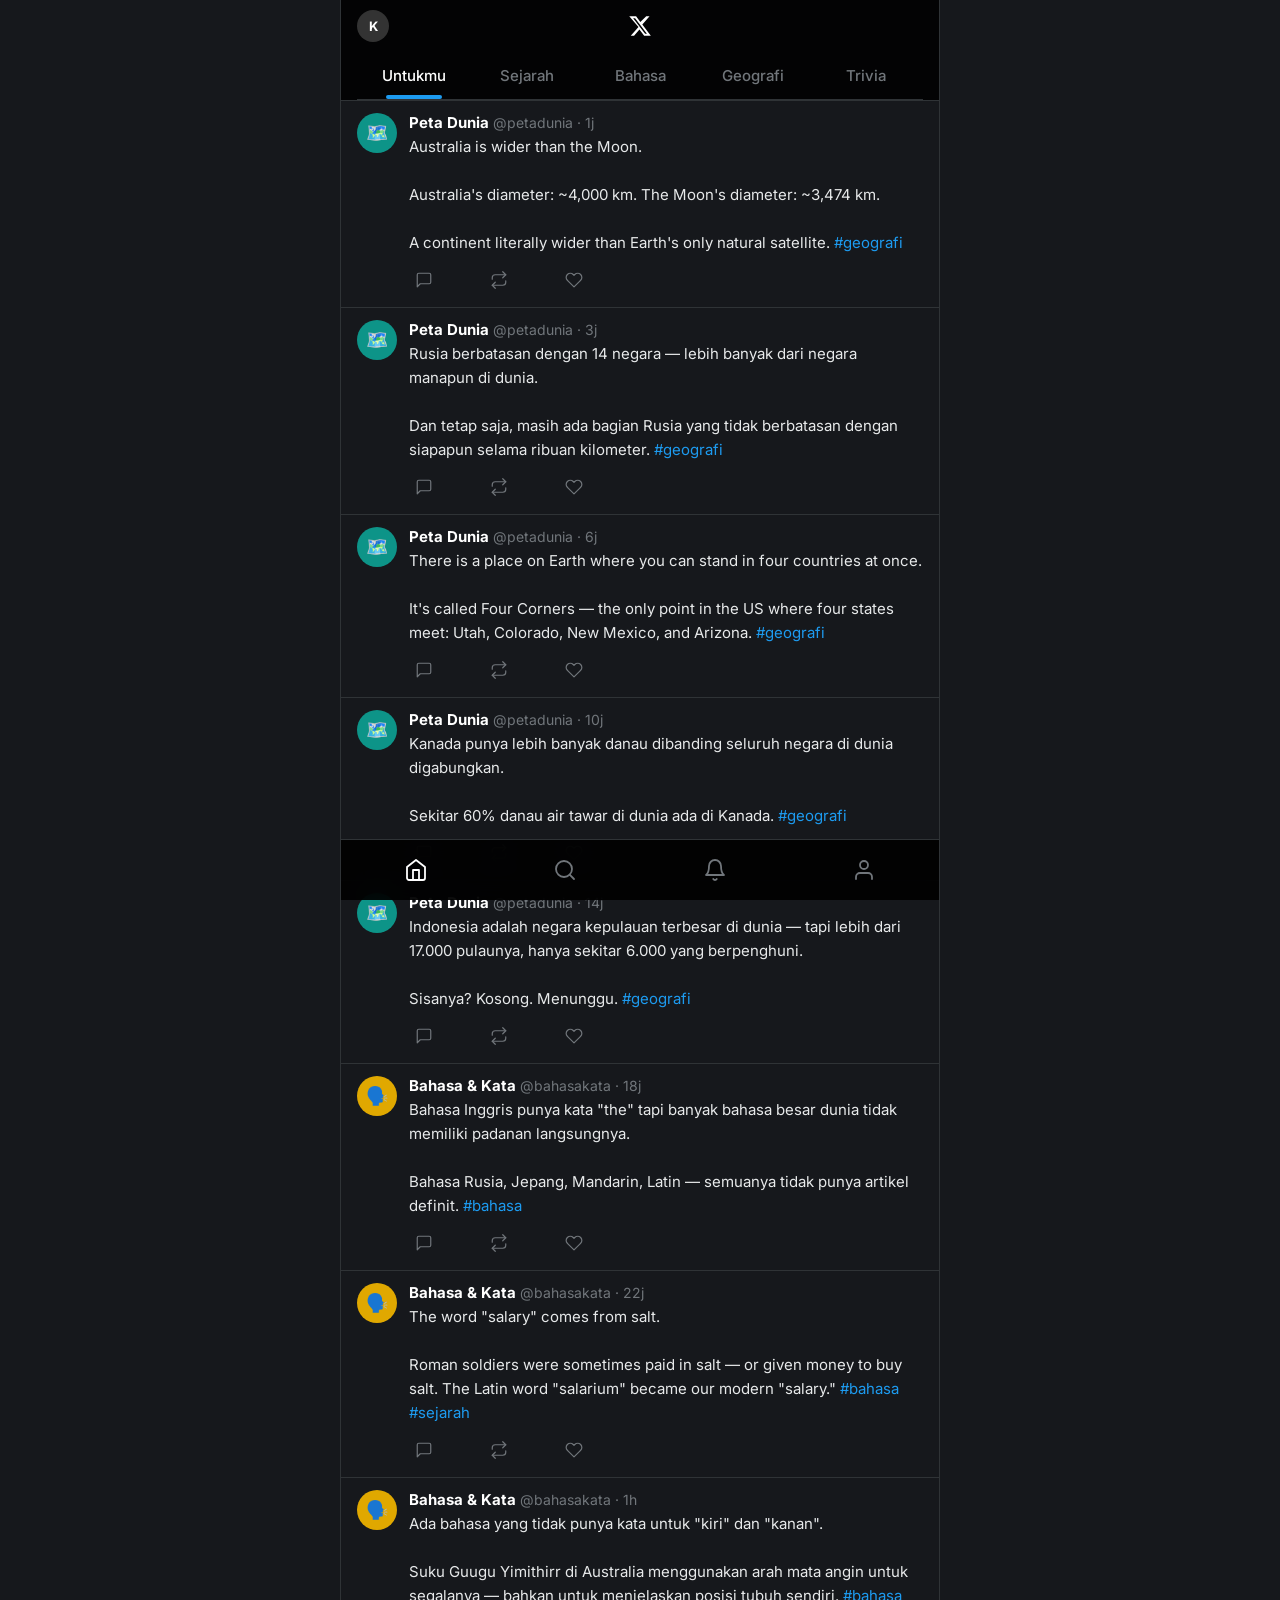
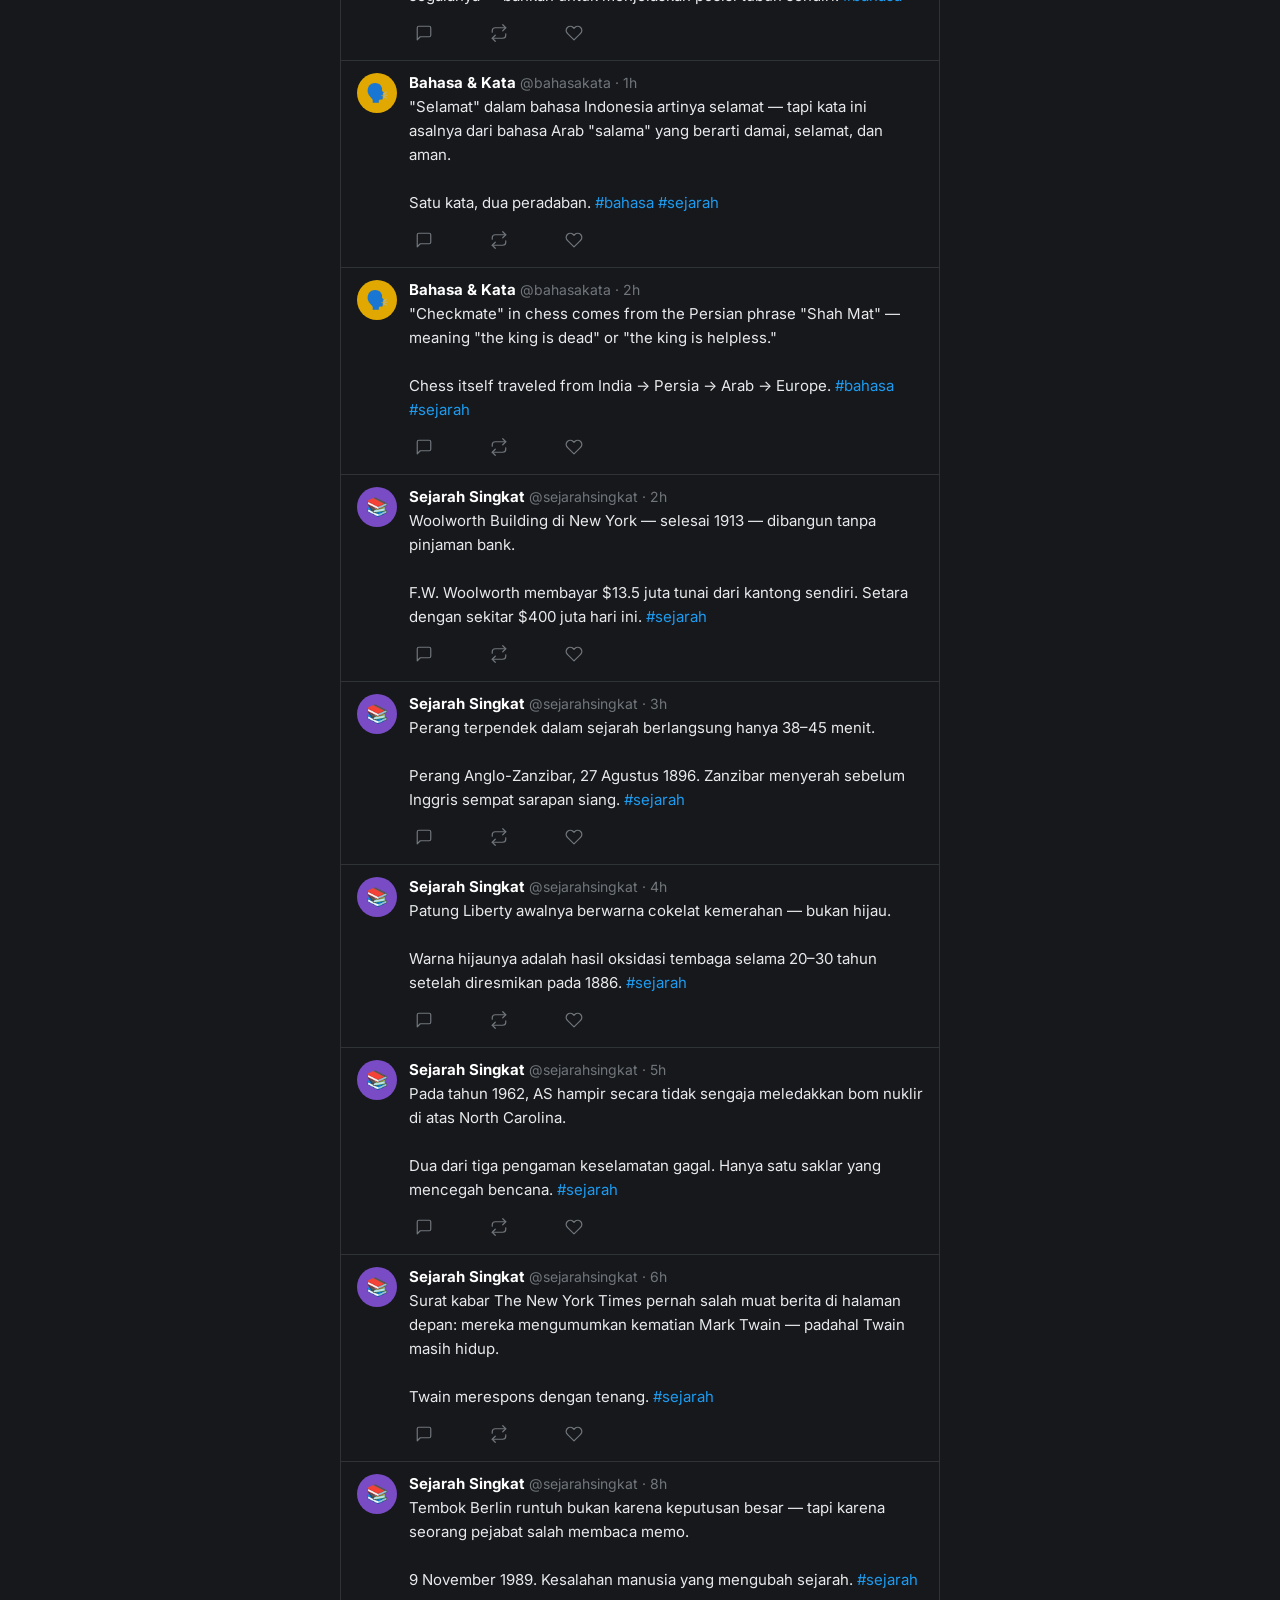
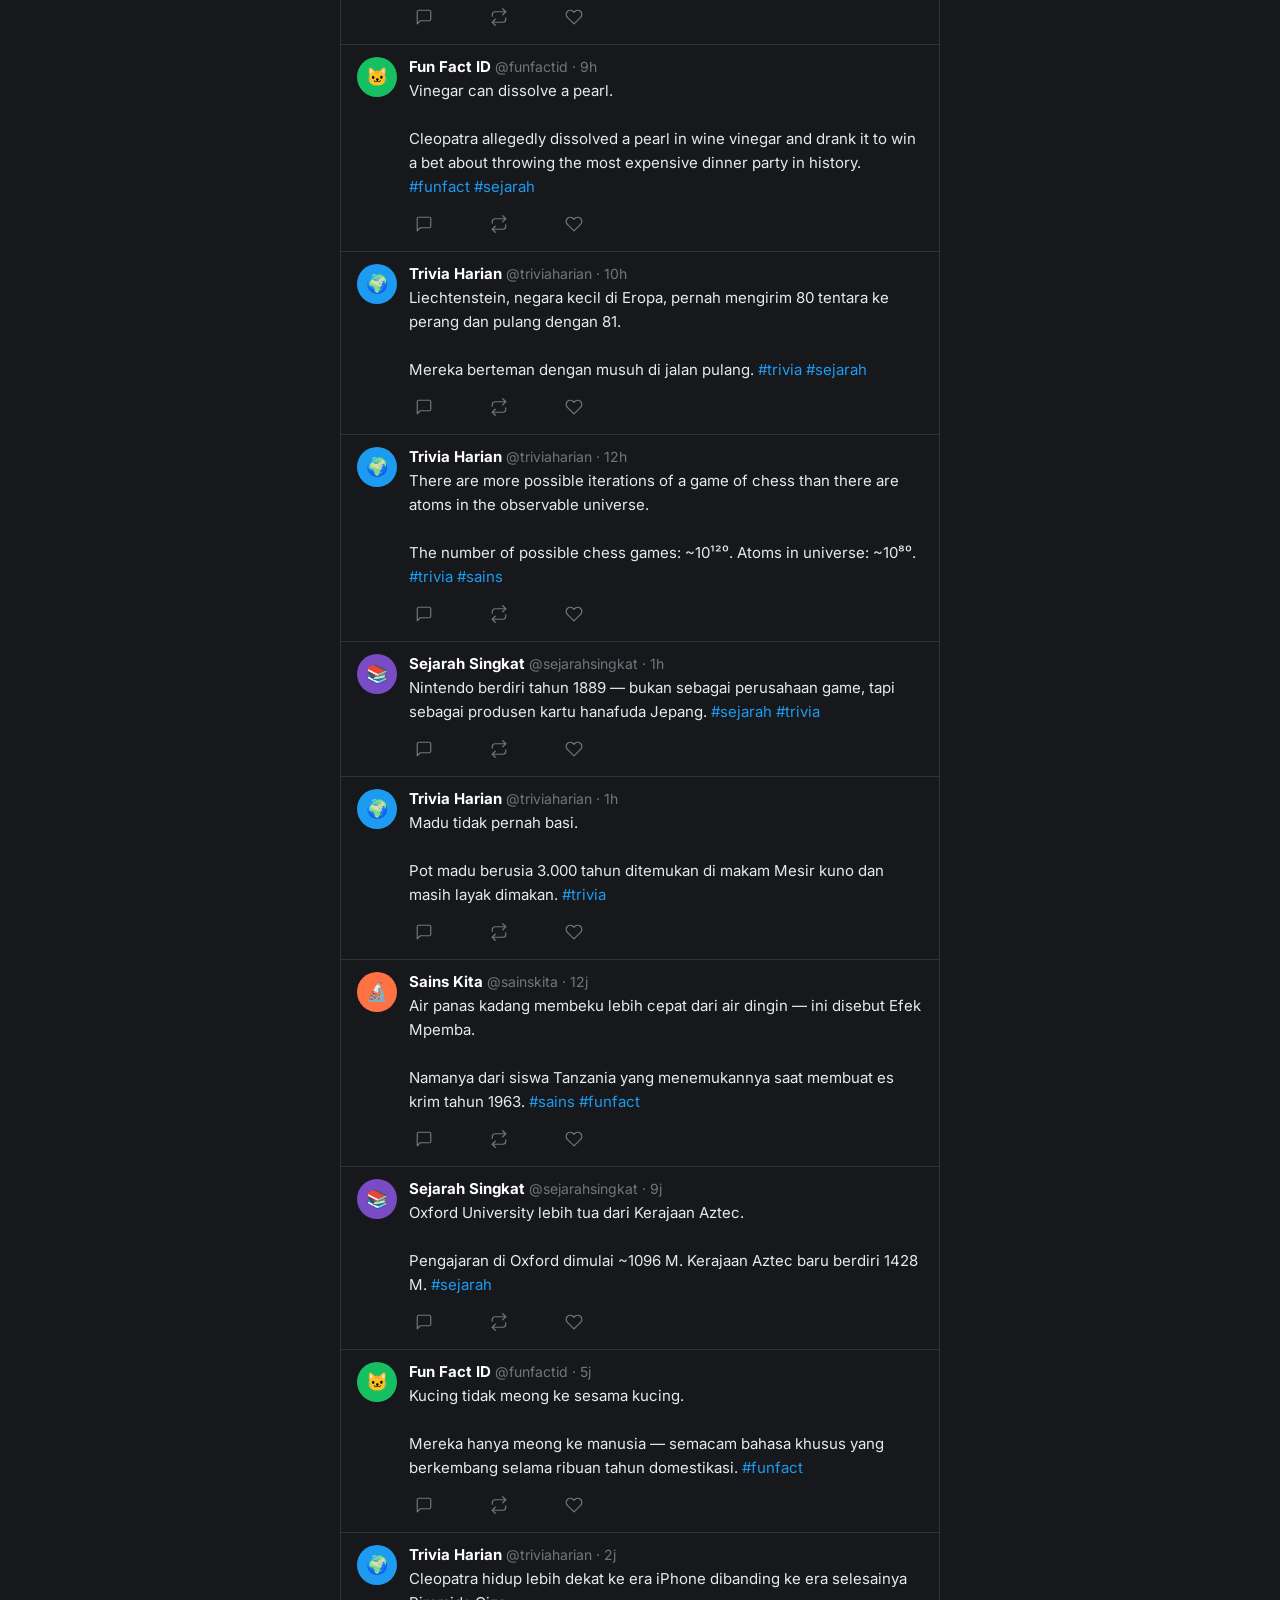
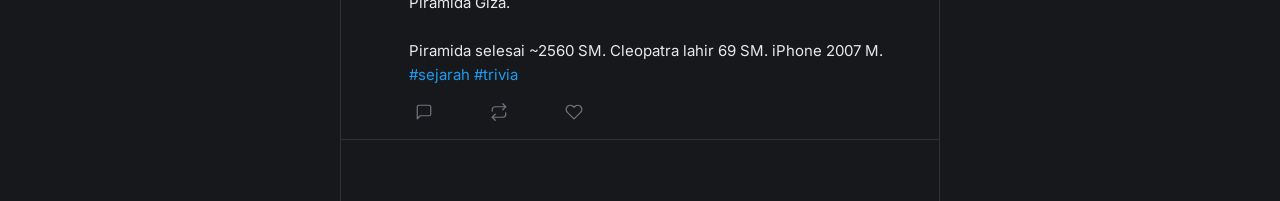
<file: tw1tt3r/index.html>
<!DOCTYPE html>
<html lang="id">
<head>
  <meta charset="UTF-8" />
  <meta name="viewport" content="width=device-width, initial-scale=1.0, maximum-scale=1.0" />
  <title>baca.</title>
  <link rel="preconnect" href="https://fonts.googleapis.com" />
  <link href="https://fonts.googleapis.com/css2?family=Inter:wght@400;500;700&display=swap" rel="stylesheet" />
  <link rel="stylesheet" href="css/style.css" />
</head>
<body>

<div class="layout">

  <!-- TOP BAR -->
  <header class="topbar">
    <div class="topbar-inner">
      <div class="topbar-avatar">K</div>
      <svg class="topbar-logo" viewBox="0 0 24 24">
        <path d="M18.244 2.25h3.308l-7.227 8.26 8.502 11.24H16.17l-4.714-6.231-5.401 6.231H2.747l7.73-8.835L1.254 2.25H8.08l4.26 5.632L18.244 2.25zm-1.161 17.52h1.833L7.084 4.126H5.117z"/>
      </svg>
    </div>

    <!-- TABS -->
    <div class="tabs">
      <div class="tab active" data-tab="all">Untukmu</div>
      <div class="tab" data-tab="sejarah">Sejarah</div>
      <div class="tab" data-tab="bahasa">Bahasa</div>
      <div class="tab" data-tab="geografi">Geografi</div>
      <div class="tab" data-tab="trivia">Trivia</div>
    </div>
  </header>

  <!-- FEED -->
  <main class="feed" id="feed"></main>
  <p class="empty" id="empty">Belum ada konten di kategori ini.</p>

  <!-- BOTTOM NAV -->
  <nav class="bottom-nav">
    <div class="nav-btn active">
      <svg viewBox="0 0 24 24"><path d="M3 9l9-7 9 7v11a2 2 0 01-2 2H5a2 2 0 01-2-2z"/><polyline points="9 22 9 12 15 12 15 22"/></svg>
    </div>
    <div class="nav-btn">
      <svg viewBox="0 0 24 24"><circle cx="11" cy="11" r="8"/><line x1="21" y1="21" x2="16.65" y2="16.65"/></svg>
    </div>
    <div class="nav-btn">
      <svg viewBox="0 0 24 24"><path d="M18 8A6 6 0 006 8c0 7-3 9-3 9h18s-3-2-3-9"/><path d="M13.73 21a2 2 0 01-3.46 0"/></svg>
    </div>
    <div class="nav-btn">
      <svg viewBox="0 0 24 24"><path d="M20 21v-2a4 4 0 00-4-4H8a4 4 0 00-4 4v2"/><circle cx="12" cy="7" r="4"/></svg>
    </div>
  </nav>

</div>

<!-- posts.js harus di atas app.js -->
<script src="js/posts.js"></script>
<script src="js/app.js"></script>

</body>
</html>
</file>
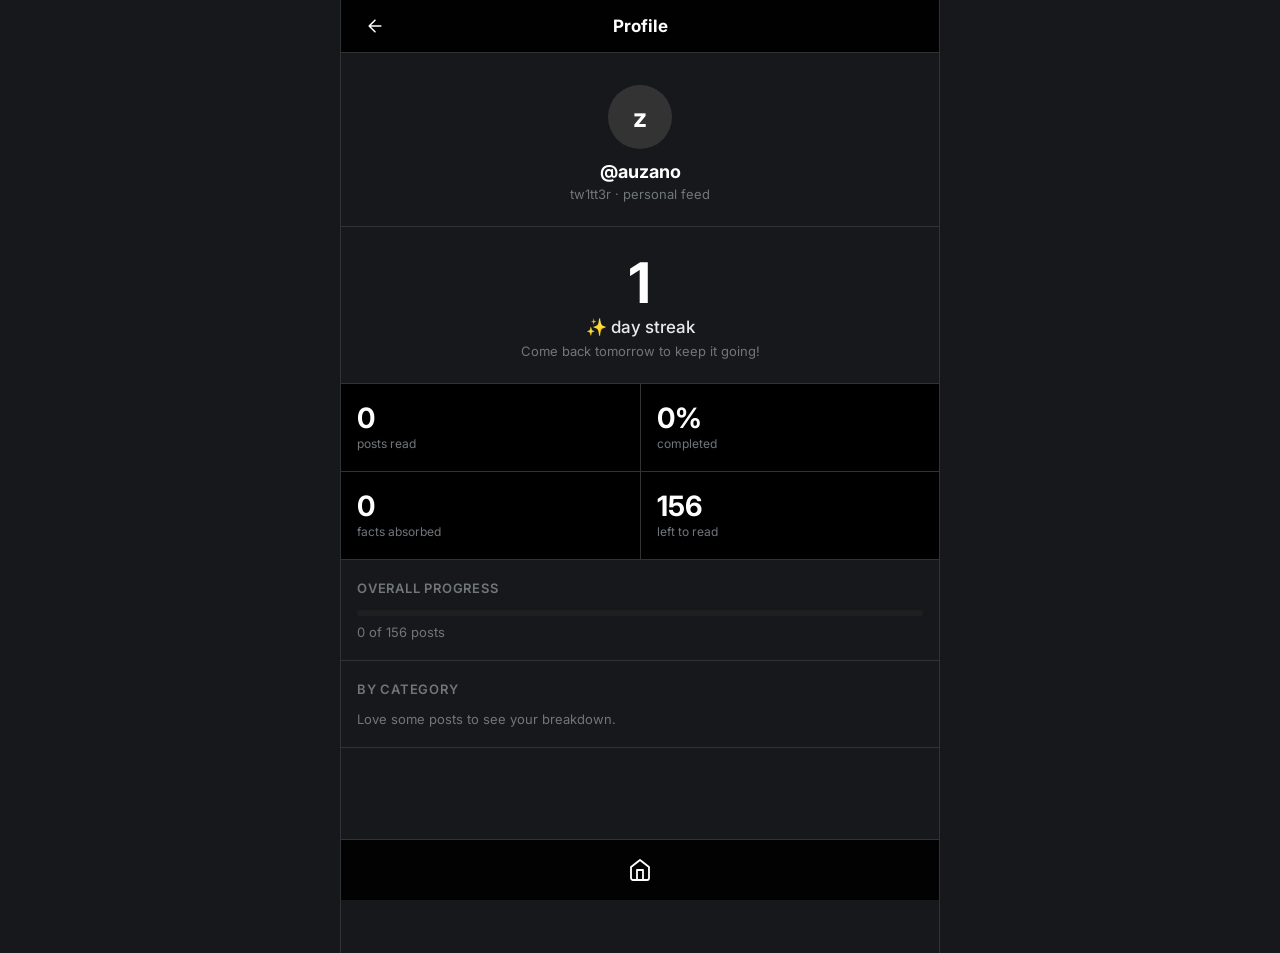
<file: stats.html>
<!DOCTYPE html>
<html lang="en">
<head>
  <meta charset="UTF-8" />
  <link rel="icon" type="image/svg+xml" href="favicon.svg" />
  <meta name="viewport" content="width=device-width, initial-scale=1.0, maximum-scale=1.0" />
  <title>Profile · tw1tt3r</title>
  <link rel="preconnect" href="https://fonts.googleapis.com" />
  <link href="https://fonts.googleapis.com/css2?family=Inter:wght@400;500;700&display=swap" rel="stylesheet" />
  <link rel="stylesheet" href="css/style.css" />
</head>
<body>

  <header class="topbar">
    <div class="topbar-inner">
      <button id="back-btn" class="back-btn" aria-label="Back">
        <svg viewBox="0 0 24 24" fill="none" stroke="currentColor" stroke-width="1.8" stroke-linecap="round" stroke-linejoin="round">
          <path d="M19 12H5M12 5l-7 7 7 7"/>
        </svg>
      </button>
      <span class="topbar-title">Profile</span>
    </div>
  </header>

  <div class="layout">
    <main class="stats-page" id="stats-page"></main>

    <nav class="bottom-nav bottom-nav-single">
      <div class="nav-btn active" onclick="history.back()">
        <svg viewBox="0 0 24 24"><path d="M3 9l9-7 9 7v11a2 2 0 01-2 2H5a2 2 0 01-2-2z"/><polyline points="9 22 9 12 15 12 15 22"/></svg>
      </div>
    </nav>
  </div>

<script src="js/posts.js?v=13"></script>
<script src="js/stats.js?v=13"></script>

</body>
</html>
</file>
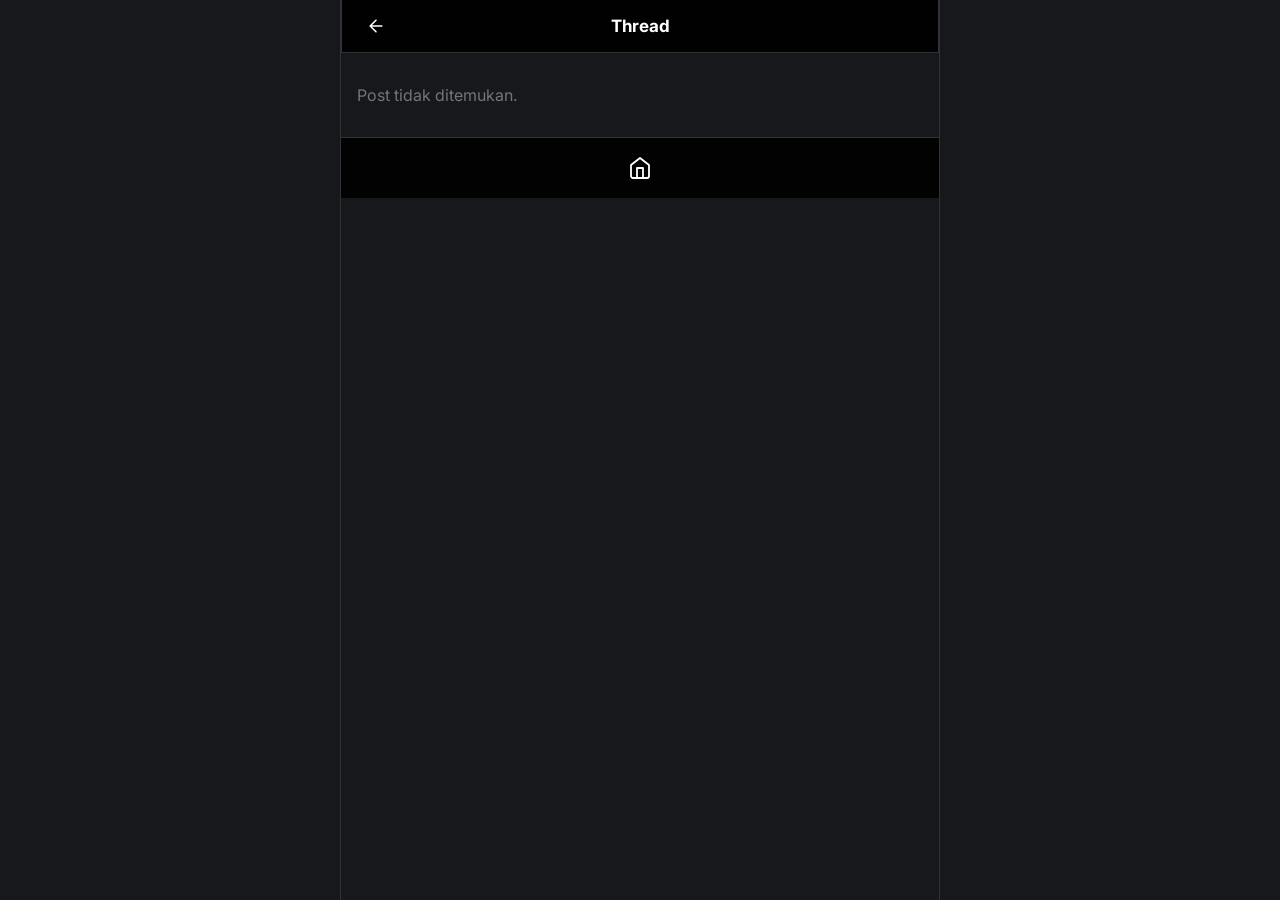
<file: thread.html>
<!DOCTYPE html>
<html lang="id">
<head>
  <meta charset="UTF-8" />
  <link rel="icon" type="image/svg+xml" href="favicon.svg" />
  <meta name="viewport" content="width=device-width, initial-scale=1.0, maximum-scale=1.0" />
  <title>Thread · tw1tt3r</title>
  <link rel="preconnect" href="https://fonts.googleapis.com" />
  <link href="https://fonts.googleapis.com/css2?family=Inter:wght@400;500;700&display=swap" rel="stylesheet" />
  <link rel="stylesheet" href="css/style.css" />
</head>
<body>

<div class="layout">

  <!-- TOP BAR -->
  <header class="topbar">
    <div class="topbar-inner">
      <button id="back-btn" class="back-btn" aria-label="Kembali">
        <svg viewBox="0 0 24 24" fill="none" stroke="currentColor" stroke-width="1.8" stroke-linecap="round" stroke-linejoin="round">
          <path d="M19 12H5M12 5l-7 7 7 7"/>
        </svg>
      </button>
      <span class="topbar-title">Thread</span>
    </div>
  </header>

  <!-- THREAD FEED -->
  <main id="thread-feed"></main>

  <!-- BOTTOM NAV -->
  <nav class="bottom-nav bottom-nav-single">
    <div class="nav-btn active" onclick="history.back()">
      <svg viewBox="0 0 24 24"><path d="M3 9l9-7 9 7v11a2 2 0 01-2 2H5a2 2 0 01-2-2z"/><polyline points="9 22 9 12 15 12 15 22"/></svg>
    </div>
  </nav>

</div>

<script src="js/posts.js?v=13"></script>
<script src="js/thread.js?v=13"></script>

</body>
</html>
</file>
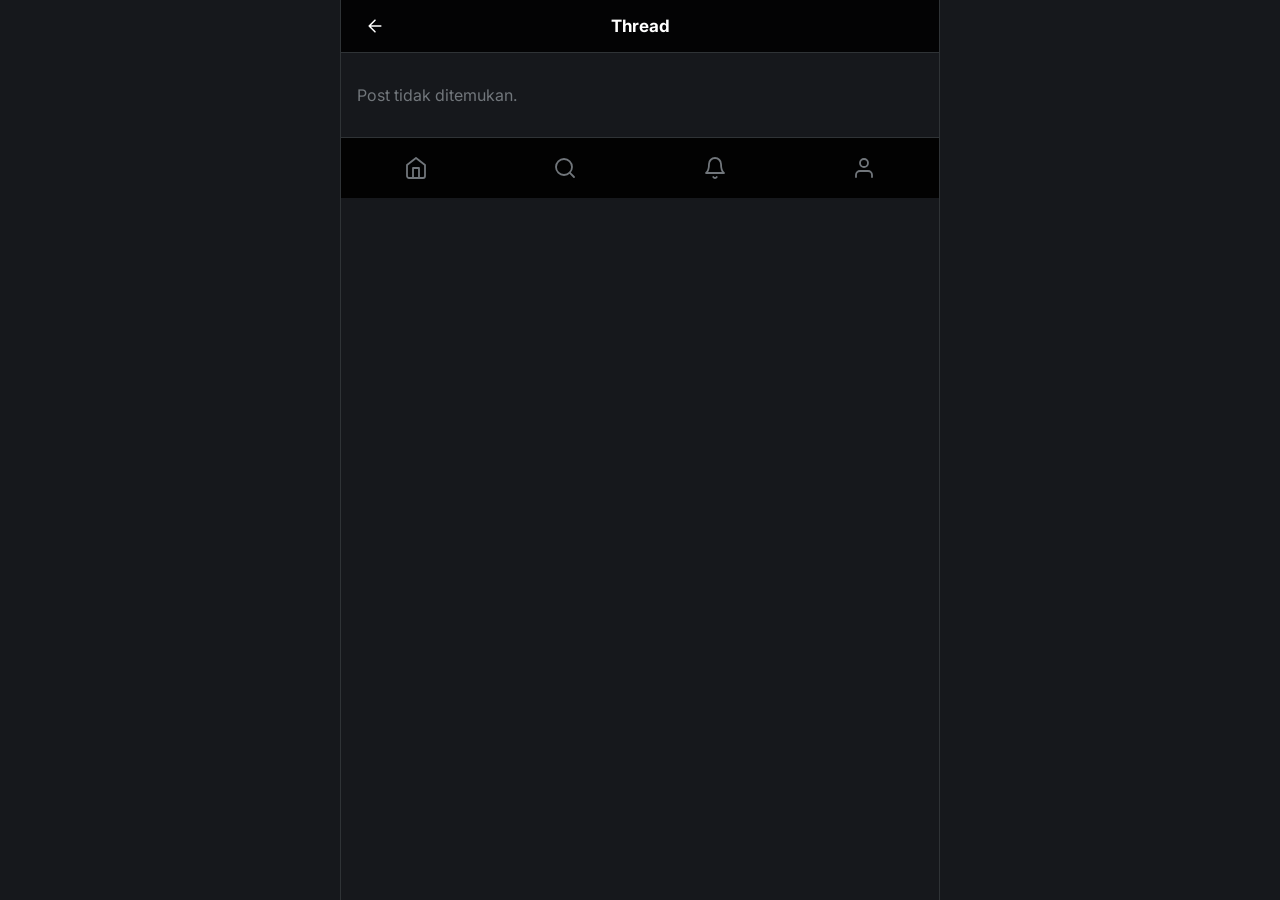
<file: tw1tt3r/thread.html>
<!DOCTYPE html>
<html lang="id">
<head>
  <meta charset="UTF-8" />
  <meta name="viewport" content="width=device-width, initial-scale=1.0, maximum-scale=1.0" />
  <title>Thread · baca.</title>
  <link rel="preconnect" href="https://fonts.googleapis.com" />
  <link href="https://fonts.googleapis.com/css2?family=Inter:wght@400;500;700&display=swap" rel="stylesheet" />
  <link rel="stylesheet" href="css/style.css" />
</head>
<body>

<div class="layout">

  <!-- TOP BAR -->
  <header class="topbar">
    <div class="topbar-inner">
      <button id="back-btn" class="back-btn" aria-label="Kembali">
        <svg viewBox="0 0 24 24" fill="none" stroke="currentColor" stroke-width="1.8" stroke-linecap="round" stroke-linejoin="round">
          <path d="M19 12H5M12 5l-7 7 7 7"/>
        </svg>
      </button>
      <span class="topbar-title">Thread</span>
    </div>
  </header>

  <!-- THREAD FEED -->
  <main id="thread-feed"></main>

  <!-- BOTTOM NAV -->
  <nav class="bottom-nav">
    <div class="nav-btn" onclick="history.back()">
      <svg viewBox="0 0 24 24"><path d="M3 9l9-7 9 7v11a2 2 0 01-2 2H5a2 2 0 01-2-2z"/><polyline points="9 22 9 12 15 12 15 22"/></svg>
    </div>
    <div class="nav-btn">
      <svg viewBox="0 0 24 24"><circle cx="11" cy="11" r="8"/><line x1="21" y1="21" x2="16.65" y2="16.65"/></svg>
    </div>
    <div class="nav-btn">
      <svg viewBox="0 0 24 24"><path d="M18 8A6 6 0 006 8c0 7-3 9-3 9h18s-3-2-3-9"/><path d="M13.73 21a2 2 0 01-3.46 0"/></svg>
    </div>
    <div class="nav-btn">
      <svg viewBox="0 0 24 24"><path d="M20 21v-2a4 4 0 00-4-4H8a4 4 0 00-4 4v2"/><circle cx="12" cy="7" r="4"/></svg>
    </div>
  </nav>

</div>

<script src="js/posts.js"></script>
<script src="js/thread.js"></script>

</body>
</html>
</file>
<file: tw1tt3r/css/style.css>
*, *::before, *::after {
  box-sizing: border-box;
  margin: 0;
  padding: 0;
}

:root {
  --bg: #000;
  --border: #2f3336;
  --text-primary: #e7e9ea;
  --text-secondary: #71767b;
  --accent: #1d9bf0;
  --font: 'Inter', -apple-system, BlinkMacSystemFont, sans-serif;
}

html, body {
  background: var(--bg);
  color: var(--text-primary);
  font-family: var(--font);
  min-height: 100vh;
  -webkit-font-smoothing: antialiased;
}

@media (min-width: 600px) {
  body { background: #16181c; }
}

/* ── LAYOUT ── */

.layout {
  max-width: 600px;
  margin: 0 auto;
  min-height: 100vh;
  display: flex;
  flex-direction: column;
  border-left: 0.5px solid var(--border);
  border-right: 0.5px solid var(--border);
}

/* ── TOP BAR ── */

.topbar {
  position: sticky;
  top: 0;
  z-index: 10;
  background: rgba(0, 0, 0, 0.85);
  backdrop-filter: blur(12px);
  -webkit-backdrop-filter: blur(12px);
  border-bottom: 0.5px solid var(--border);
  padding: 0 16px;
}

.topbar-inner {
  display: flex;
  align-items: center;
  justify-content: center;
  height: 52px;
  position: relative;
}

.topbar-title {
  font-size: 17px;
  font-weight: 700;
  color: #fff;
}

.back-btn {
  position: absolute;
  left: 0;
  width: 36px;
  height: 36px;
  border-radius: 50%;
  background: none;
  border: none;
  display: flex;
  align-items: center;
  justify-content: center;
  cursor: pointer;
  color: #fff;
  transition: background 0.15s;
}

.back-btn:hover {
  background: rgba(255, 255, 255, 0.08);
}

.back-btn svg {
  width: 20px;
  height: 20px;
}

.topbar-avatar {
  position: absolute;
  left: 0;
  width: 32px;
  height: 32px;
  border-radius: 50%;
  background: #333;
  display: flex;
  align-items: center;
  justify-content: center;
  font-size: 13px;
  font-weight: 700;
  color: #fff;
}

.topbar-logo {
  width: 24px;
  height: 24px;
  fill: #fff;
}

/* ── TABS ── */

.tabs {
  display: flex;
  border-bottom: 0.5px solid var(--border);
}

.tab {
  flex: 1;
  text-align: center;
  padding: 14px 0;
  font-size: 15px;
  font-weight: 500;
  color: var(--text-secondary);
  position: relative;
  cursor: pointer;
  transition: color 0.15s, background 0.15s;
  user-select: none;
}

.tab:hover {
  background: rgba(255, 255, 255, 0.03);
}

.tab.active {
  color: #fff;
}

.tab.active::after {
  content: '';
  position: absolute;
  bottom: 0;
  left: 50%;
  transform: translateX(-50%);
  width: 56px;
  height: 4px;
  background: var(--accent);
  border-radius: 2px;
}

/* ── FEED ── */

.feed {
  flex: 1;
}

/* ── TWEET CARD ── */

.tweet {
  display: flex;
  gap: 12px;
  padding: 12px 16px;
  border-bottom: 0.5px solid var(--border);
  transition: background 0.1s;
}

.tweet:hover {
  background: rgba(255, 255, 255, 0.015);
}

.tweet-avi {
  width: 40px;
  height: 40px;
  border-radius: 50%;
  flex-shrink: 0;
  display: flex;
  align-items: center;
  justify-content: center;
  font-size: 18px;
  line-height: 1;
  user-select: none;
}

.tweet-body {
  flex: 1;
  min-width: 0;
}

.tweet-header {
  display: flex;
  align-items: baseline;
  gap: 4px;
  flex-wrap: wrap;
  margin-bottom: 3px;
}

.tweet-name {
  font-size: 15px;
  font-weight: 700;
  color: #fff;
  white-space: nowrap;
}

.tweet-handle,
.tweet-dot,
.tweet-time {
  font-size: 14px;
  color: var(--text-secondary);
  white-space: nowrap;
}

.tweet-text {
  font-size: 15px;
  line-height: 1.6;
  color: var(--text-primary);
  white-space: pre-wrap;
  word-break: break-word;
}

.tweet-text .hashtag {
  color: var(--accent);
}

/* ── ACTIONS ── */

.tweet-actions {
  display: flex;
  margin-top: 10px;
  justify-content: space-between;
  max-width: 180px;
}

.action {
  display: flex;
  align-items: center;
  gap: 6px;
  color: var(--text-secondary);
  padding: 6px;
  border-radius: 50%;
  cursor: pointer;
  transition: color 0.15s, background 0.15s;
}

.action svg {
  width: 18px;
  height: 18px;
  fill: none;
  stroke: currentColor;
  stroke-width: 1.6;
  stroke-linecap: round;
  stroke-linejoin: round;
}

.action.comment:hover  { color: var(--accent); background: rgba(29, 155, 240, 0.1); }
.action.repost:hover   { color: #00ba7c;        background: rgba(0, 186, 124, 0.1); }
.action.like:hover     { color: #f91880;         background: rgba(249, 24, 128, 0.1); }

.action.like.liked           { color: #f91880; }
.action.like.liked svg       { fill: #f91880; stroke: #f91880; }

/* ── TWEET CLICKABLE ── */

.tweet[role="link"] {
  cursor: pointer;
}

/* ── THREAD — FOCAL TWEET ── */

.tweet-focal {
  display: block;
  padding: 16px 16px 0;
  border-bottom: 0.5px solid var(--border);
}

.tweet-focal-header {
  display: flex;
  align-items: center;
  gap: 12px;
  margin-bottom: 12px;
}

.tweet-focal-text {
  font-size: 20px;
  line-height: 1.55;
  color: var(--text-primary);
  word-break: break-word;
  margin-bottom: 14px;
}

.tweet-focal-time {
  font-size: 14px;
  color: var(--text-secondary);
  margin-bottom: 14px;
}

.tweet-focal-divider {
  border-top: 0.5px solid var(--border);
  margin: 0 -16px;
}

.tweet-focal .tweet-actions {
  max-width: 100%;
  justify-content: space-around;
  padding: 4px 0;
}

/* ── THREAD — REPLY TWEETS ── */

.tweet-thread {
  display: flex;
  gap: 0;
  padding: 12px 16px;
  border-bottom: 0.5px solid var(--border);
  align-items: flex-start;
}

.thread-line-wrap {
  display: flex;
  flex-direction: column;
  align-items: center;
  flex-shrink: 0;
  width: 40px;
  margin-right: 12px;
}

.thread-line {
  width: 2px;
  flex: 1;
  min-height: 20px;
  background: var(--border);
  margin-top: 4px;
}

/* ── SOURCE CARD ── */

.source-link {
  text-decoration: none;
  display: block;
  margin-top: 4px;
}

.source-card {
  border: 0.5px solid var(--border);
  border-radius: 12px;
  padding: 14px 16px;
  transition: background 0.15s;
}

.source-card:hover {
  background: rgba(255, 255, 255, 0.03);
}

.source-icon {
  font-size: 18px;
  margin-bottom: 6px;
}

.source-label {
  font-size: 14px;
  color: var(--text-primary);
  font-weight: 500;
  margin-bottom: 4px;
  line-height: 1.4;
}

.source-domain {
  font-size: 13px;
  color: var(--text-secondary);
}

/* ── EMPTY STATE ── */

.empty {
  padding: 48px 24px;
  text-align: center;
  color: var(--text-secondary);
  font-size: 15px;
  display: none;
}

/* ── BOTTOM NAV ── */

.bottom-nav {
  position: sticky;
  bottom: 0;
  background: rgba(0, 0, 0, 0.9);
  backdrop-filter: blur(12px);
  -webkit-backdrop-filter: blur(12px);
  border-top: 0.5px solid var(--border);
  display: flex;
  justify-content: space-around;
  padding: 8px 0 max(8px, env(safe-area-inset-bottom));
}

.nav-btn {
  display: flex;
  align-items: center;
  justify-content: center;
  width: 52px;
  height: 44px;
  border-radius: 22px;
  cursor: pointer;
  transition: background 0.15s;
}

.nav-btn:hover {
  background: rgba(255, 255, 255, 0.08);
}

.nav-btn svg {
  width: 24px;
  height: 24px;
  fill: none;
  stroke: var(--text-secondary);
  stroke-width: 1.8;
  stroke-linecap: round;
  stroke-linejoin: round;
  transition: stroke 0.15s;
}

.nav-btn.active svg {
  stroke: #fff;
}
</file>
<file: css/style.css>
*, *::before, *::after {
  box-sizing: border-box;
  margin: 0;
  padding: 0;
}

:root {
  --bg: #000;
  --border: #2f3336;
  --text-primary: #e7e9ea;
  --text-secondary: #71767b;
  --accent: #1d9bf0;
  --font: 'Inter', -apple-system, BlinkMacSystemFont, sans-serif;
}

html, body {
  background: var(--bg);
  color: var(--text-primary);
  font-family: var(--font);
  min-height: 100vh;
  -webkit-font-smoothing: antialiased;
}

@media (min-width: 600px) {
  body { background: #16181c; }
}

/* ── LAYOUT ── */

.layout {
  max-width: 600px;
  margin: 0 auto;
  min-height: 100vh;
  display: flex;
  flex-direction: column;
  border-left: 0.5px solid var(--border);
  border-right: 0.5px solid var(--border);
}

/* ── TOP BAR ── */

.topbar {
  position: -webkit-sticky;
  position: sticky;
  top: 0;
  z-index: 10;
  max-width: 600px;
  margin: 0 auto;
  width: 100%;
  background: rgba(0, 0, 0, 0.92);
  -webkit-backdrop-filter: blur(12px);
  backdrop-filter: blur(12px);
  border-bottom: 0.5px solid var(--border);
  border-left: 0.5px solid var(--border);
  border-right: 0.5px solid var(--border);
  padding: 0 16px;
}

.topbar-inner {
  display: flex;
  align-items: center;
  justify-content: center;
  height: 52px;
  position: relative;
}

.topbar-title {
  font-size: 17px;
  font-weight: 700;
  color: #fff;
}

.back-btn {
  position: absolute;
  left: 0;
  width: 36px;
  height: 36px;
  border-radius: 50%;
  background: none;
  border: none;
  display: flex;
  align-items: center;
  justify-content: center;
  cursor: pointer;
  color: #fff;
  transition: background 0.15s;
}

.back-btn:hover {
  background: rgba(255, 255, 255, 0.08);
}

.back-btn svg {
  width: 20px;
  height: 20px;
}

.topbar-avatar {
  position: absolute;
  left: 0;
  width: 32px;
  height: 32px;
  border-radius: 50%;
  background: #333;
  display: flex;
  align-items: center;
  justify-content: center;
  font-size: 13px;
  font-weight: 700;
  color: #fff;
}

.topbar-logo {
  width: 24px;
  height: 24px;
  fill: #fff;
}

/* ── PULL TO REFRESH ── */

#ptr {
  overflow: hidden;
  height: 0;
  display: flex;
  align-items: center;
  justify-content: center;
  flex-shrink: 0;
}

#ptr-arrow {
  width: 22px;
  height: 22px;
  color: var(--text-secondary);
  opacity: 0;
  transform: rotate(0deg);
  transition: transform 0.1s, opacity 0.1s;
}

@keyframes ptr-spin {
  from { transform: rotate(0deg); }
  to   { transform: rotate(360deg); }
}

#ptr-arrow.ptr-spin {
  animation: ptr-spin 0.7s linear infinite;
  color: var(--accent);
  opacity: 1 !important;
}

/* ── NEW POSTS TOAST ── */

#new-toast {
  position: fixed;
  top: 16px;
  left: 50%;
  transform: translateX(-50%) translateY(-60px);
  z-index: 100;
  background: #1d9bf0;
  color: #fff;
  font-family: var(--font);
  font-size: 13px;
  font-weight: 600;
  padding: 8px 16px;
  border-radius: 20px;
  display: flex;
  align-items: center;
  gap: 7px;
  cursor: pointer;
  box-shadow: 0 2px 12px rgba(0,0,0,0.4);
  transition: transform 0.3s cubic-bezier(0.34, 1.56, 0.64, 1), opacity 0.3s ease;
  opacity: 0;
  white-space: nowrap;
}

#new-toast.toast-visible {
  transform: translateX(-50%) translateY(0);
  opacity: 1;
}

/* ── PROGRESS BAR ── */

.progress-bar-wrap {
  display: flex;
  align-items: center;
  gap: 10px;
  padding: 8px 16px 12px;
}

.progress-bar-track {
  flex: 1;
  height: 3px;
  background: #1f1f1f;
  border-radius: 2px;
  overflow: hidden;
}

.progress-bar-fill {
  height: 100%;
  background: #f91880;
  border-radius: 2px;
  transition: width 0.4s ease;
  width: 0%;
}

.progress-label {
  font-size: 11px;
  color: var(--text-secondary);
  white-space: nowrap;
  min-width: 60px;
  text-align: right;
}

/* ── LOVED NAV ACTIVE ── */

.nav-btn.nav-loved-active svg {
  stroke: #f91880;
  fill: #f91880;
}

/* ── TABS ── */

.tabs {
  display: flex;
  border-bottom: 0.5px solid var(--border);
  overflow-x: auto;
  scrollbar-width: none;
  -webkit-overflow-scrolling: touch;
}

.tabs::-webkit-scrollbar { display: none; }

.tab {
  flex: 0 0 auto;
  text-align: center;
  padding: 14px 20px;
  font-size: 14px;
  font-weight: 500;
  color: var(--text-secondary);
  position: relative;
  cursor: pointer;
  transition: color 0.15s, background 0.15s;
  user-select: none;
  white-space: nowrap;
}

.tab:hover {
  background: rgba(255, 255, 255, 0.03);
}

.tab.active {
  color: #fff;
}

.tab.active::after {
  content: '';
  position: absolute;
  bottom: 0;
  left: 50%;
  transform: translateX(-50%);
  width: 40px;
  height: 4px;
  background: var(--accent);
  border-radius: 2px;
}

/* ── FEED ── */

.feed {
  flex: 1;
}

/* ── TWEET CARD ── */

.tweet {
  display: flex;
  gap: 12px;
  padding: 12px 16px;
  border-bottom: 0.5px solid var(--border);
  transition: background 0.1s;
}

.tweet:hover {
  background: rgba(255, 255, 255, 0.015);
}

.tweet-avi {
  width: 40px;
  height: 40px;
  border-radius: 50%;
  flex-shrink: 0;
  display: flex;
  align-items: center;
  justify-content: center;
  font-size: 18px;
  line-height: 1;
  user-select: none;
}

.tweet-body {
  flex: 1;
  min-width: 0;
}

.tweet-header {
  display: flex;
  align-items: baseline;
  gap: 4px;
  flex-wrap: wrap;
  margin-bottom: 3px;
}

.tweet-name {
  font-size: 13px;
  font-weight: 700;
  color: #fff;
  white-space: nowrap;
}

.tweet-handle,
.tweet-dot,
.tweet-time {
  font-size: 12px;
  color: var(--text-secondary);
  white-space: nowrap;
}

.tweet-text {
  font-size: 13px;
  line-height: 1.6;
  color: var(--text-primary);
  white-space: pre-wrap;
  word-break: break-word;
}

.tweet-text .hashtag {
  color: var(--accent);
}

/* ── ACTIONS ── */

.tweet-actions {
  display: flex;
  margin-top: 10px;
  justify-content: space-between;
  max-width: 180px;
}

.action {
  display: flex;
  align-items: center;
  gap: 6px;
  color: var(--text-secondary);
  padding: 6px;
  border-radius: 50%;
  cursor: pointer;
  transition: color 0.15s, background 0.15s;
}

.action svg {
  width: 18px;
  height: 18px;
  fill: none;
  stroke: currentColor;
  stroke-width: 1.6;
  stroke-linecap: round;
  stroke-linejoin: round;
}

.action.comment:hover  { color: var(--accent); background: rgba(29, 155, 240, 0.1); }
.action.repost:hover   { color: #00ba7c;        background: rgba(0, 186, 124, 0.1); }
.action.like:hover     { color: #f91880;         background: rgba(249, 24, 128, 0.1); }

.action.like.liked           { color: #f91880; }
.action.like.liked svg       { fill: #f91880; stroke: #f91880; }

/* ── TWEET IMAGE ── */

.tweet-img-wrap {
  margin-top: 10px;
  border-radius: 14px;
  overflow: hidden;
  border: 0.5px solid var(--border);
  max-height: 280px;
}

.tweet-img-wrap--focal {
  max-height: 360px;
  margin-bottom: 14px;
}

.tweet-img {
  width: 100%;
  height: 100%;
  object-fit: cover;
  display: block;
}

/* ── TWEET CLICKABLE ── */

.tweet[role="link"] {
  cursor: pointer;
}

/* ── THREAD — FOCAL TWEET ── */

.tweet-focal {
  display: block;
  padding: 16px 16px 0;
  border-bottom: 0.5px solid var(--border);
}

.tweet-focal-header {
  display: flex;
  align-items: center;
  gap: 12px;
  margin-bottom: 12px;
}

.tweet-avi-link,
.tweet-account-link {
  cursor: pointer;
}

.tweet-account-link:hover .tweet-name {
  text-decoration: underline;
}

.tweet-focal-account {
  flex: 1;
}

.tweet-cat-badge {
  font-size: 11px;
  font-weight: 600;
  padding: 3px 10px;
  border-radius: 20px;
  border: 0.5px solid;
  cursor: pointer;
  white-space: nowrap;
  transition: opacity 0.15s;
  flex-shrink: 0;
}

.tweet-cat-badge:hover {
  opacity: 0.8;
}

.tweet-focal-text {
  font-size: 20px;
  line-height: 1.55;
  color: var(--text-primary);
  word-break: break-word;
  margin-bottom: 14px;
}

.tweet-focal-text .hashtag,
.tweet-thread .hashtag {
  color: var(--accent);
}

.tweet-focal-time {
  font-size: 14px;
  color: var(--text-secondary);
  margin-bottom: 14px;
}

.tweet-focal-divider {
  border-top: 0.5px solid var(--border);
  margin: 0 -16px;
}

.tweet-focal .tweet-actions {
  max-width: 100%;
  justify-content: space-around;
  padding: 4px 0;
}

/* ── THREAD — REPLY TWEETS ── */

.tweet-thread {
  display: flex;
  gap: 0;
  padding: 12px 16px;
  border-bottom: 0.5px solid var(--border);
  align-items: flex-start;
}

.thread-line-wrap {
  display: flex;
  flex-direction: column;
  align-items: center;
  flex-shrink: 0;
  width: 40px;
  margin-right: 12px;
}

/* ── SOURCE CARD ── */

.source-link {
  text-decoration: none;
  display: block;
  margin-top: 8px;
}

.source-card {
  border: 0.5px solid var(--border);
  border-radius: 12px;
  padding: 12px 14px;
  transition: background 0.15s;
}

.source-card:hover {
  background: rgba(255, 255, 255, 0.04);
}

.source-card-inner {
  display: flex;
  align-items: center;
  gap: 10px;
}

.source-card-text {
  flex: 1;
  min-width: 0;
}

.source-label {
  font-size: 13px;
  color: var(--text-primary);
  font-weight: 500;
  line-height: 1.4;
  margin-bottom: 2px;
  overflow: hidden;
  display: -webkit-box;
  -webkit-line-clamp: 2;
  -webkit-box-orient: vertical;
}

.source-domain {
  font-size: 12px;
  color: var(--text-secondary);
}

.source-arrow {
  font-size: 16px;
  color: var(--text-secondary);
  flex-shrink: 0;
}

/* ── SINGLE BOTTOM NAV (thread page) ── */

.bottom-nav-single {
  justify-content: center;
}

.bottom-nav-single .nav-btn {
  width: 52px;
}

.bottom-nav-single .nav-btn svg {
  stroke: #fff;
}

/* ── STATS PAGE ── */

.stats-page {
  padding: 0 0 32px;
  flex: 1;
}

.stat-hero {
  display: flex;
  flex-direction: column;
  align-items: center;
  padding: 32px 16px 24px;
  border-bottom: 0.5px solid var(--border);
}

.stat-avatar {
  width: 64px;
  height: 64px;
  border-radius: 50%;
  background: #333;
  display: flex;
  align-items: center;
  justify-content: center;
  font-size: 26px;
  font-weight: 700;
  color: #fff;
  margin-bottom: 12px;
}

.stat-name {
  font-size: 18px;
  font-weight: 700;
  color: #fff;
  margin-bottom: 4px;
}

.stat-bio {
  font-size: 13px;
  color: var(--text-secondary);
}

/* Streak */

.stat-streak-block {
  display: flex;
  flex-direction: column;
  align-items: center;
  padding: 28px 16px 24px;
  border-bottom: 0.5px solid var(--border);
}

.stat-streak-num {
  font-size: 56px;
  font-weight: 700;
  color: #fff;
  line-height: 1;
  margin-bottom: 6px;
}

.stat-streak-label {
  font-size: 17px;
  font-weight: 500;
  color: var(--text-primary);
  margin-bottom: 6px;
}

.stat-streak-sub {
  font-size: 13px;
  color: var(--text-secondary);
  text-align: center;
}

/* Stat cards grid */

.stat-cards {
  display: grid;
  grid-template-columns: 1fr 1fr;
  gap: 1px;
  background: var(--border);
  border-bottom: 0.5px solid var(--border);
}

.stat-card {
  background: #000;
  padding: 20px 16px;
  display: flex;
  flex-direction: column;
  gap: 4px;
}

.stat-card-num {
  font-size: 28px;
  font-weight: 700;
  color: #fff;
  line-height: 1;
}

.stat-card-label {
  font-size: 12px;
  color: var(--text-secondary);
}

/* Sections */

.stat-section {
  padding: 20px 16px;
  border-bottom: 0.5px solid var(--border);
}

.stat-section-title {
  font-size: 13px;
  font-weight: 600;
  color: var(--text-secondary);
  text-transform: uppercase;
  letter-spacing: 0.06em;
  margin-bottom: 14px;
}

/* Overall progress bar */

.stat-progress-track {
  height: 6px;
  background: #1f1f1f;
  border-radius: 3px;
  overflow: hidden;
  margin-bottom: 8px;
}

.stat-progress-fill {
  height: 100%;
  background: #f91880;
  border-radius: 3px;
  transition: width 0.6s ease;
}

.stat-progress-label {
  font-size: 13px;
  color: var(--text-secondary);
}

/* Category breakdown */

.stat-cat-row {
  display: flex;
  align-items: center;
  gap: 10px;
  margin-bottom: 12px;
}

.stat-cat-row:last-child { margin-bottom: 0; }

.stat-cat-label {
  font-size: 13px;
  color: var(--text-primary);
  width: 72px;
  flex-shrink: 0;
}

.stat-cat-bar-wrap {
  flex: 1;
  height: 6px;
  background: #1a1a1a;
  border-radius: 3px;
  overflow: hidden;
}

.stat-cat-bar {
  height: 100%;
  border-radius: 3px;
  transition: width 0.6s ease;
  min-width: 4px;
}

.stat-cat-count {
  font-size: 12px;
  color: var(--text-secondary);
  width: 24px;
  text-align: right;
  flex-shrink: 0;
}

.stat-empty {
  font-size: 13px;
  color: var(--text-secondary);
}

.stat-top-cat {
  font-size: 15px;
  color: var(--text-secondary);
  line-height: 1.5;
}

/* ── EMPTY STATE ── */

.empty {
  padding: 48px 24px;
  text-align: center;
  color: var(--text-secondary);
  font-size: 15px;
  display: none;
}

/* ── BOTTOM NAV ── */

.bottom-nav {
  position: sticky;
  bottom: 0;
  background: rgba(0, 0, 0, 0.9);
  backdrop-filter: blur(12px);
  -webkit-backdrop-filter: blur(12px);
  border-top: 0.5px solid var(--border);
  display: flex;
  justify-content: space-around;
  padding: 8px 0 max(8px, env(safe-area-inset-bottom));
}

.nav-btn {
  display: flex;
  align-items: center;
  justify-content: center;
  width: 52px;
  height: 44px;
  border-radius: 22px;
  cursor: pointer;
  transition: background 0.15s;
}

.nav-btn:hover {
  background: rgba(255, 255, 255, 0.08);
}

.nav-btn svg {
  width: 24px;
  height: 24px;
  fill: none;
  stroke: var(--text-secondary);
  stroke-width: 1.8;
  stroke-linecap: round;
  stroke-linejoin: round;
  transition: stroke 0.15s;
}

.nav-btn.active svg {
  stroke: #fff;
}
</file>
